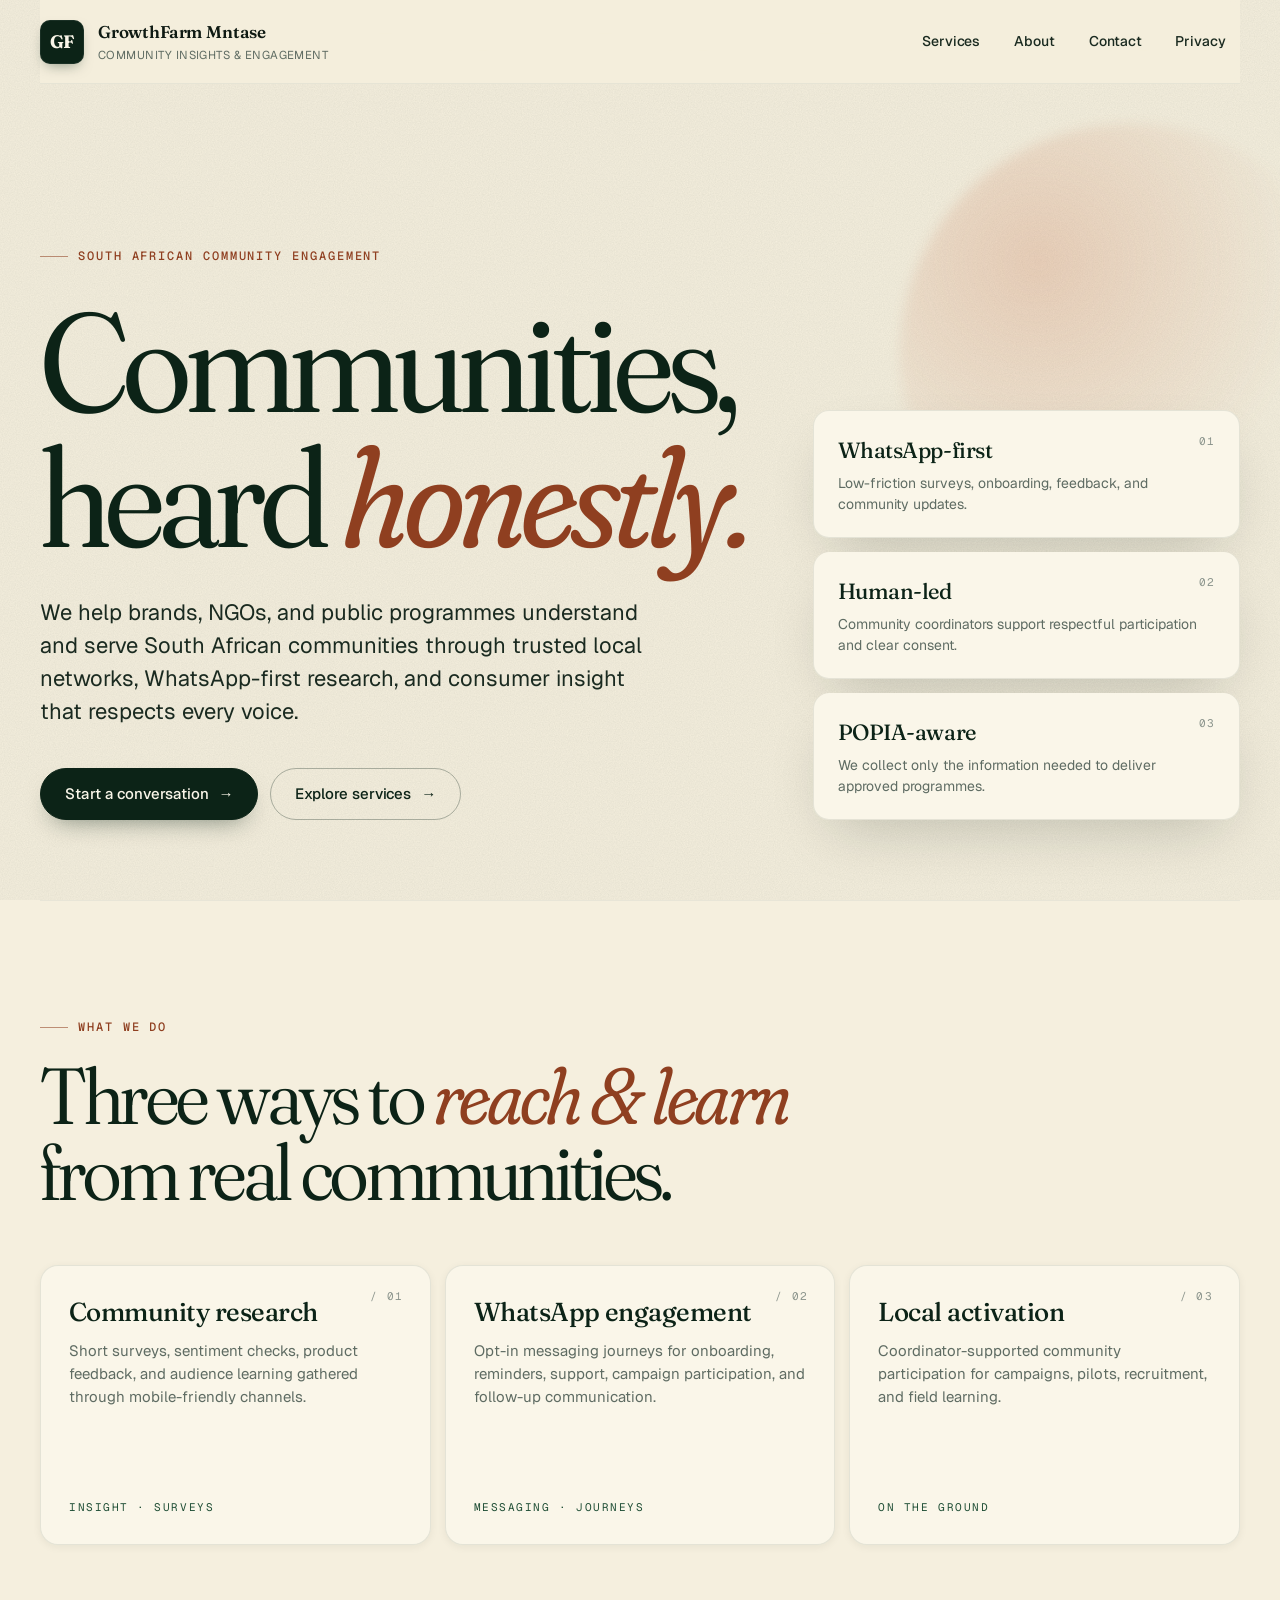
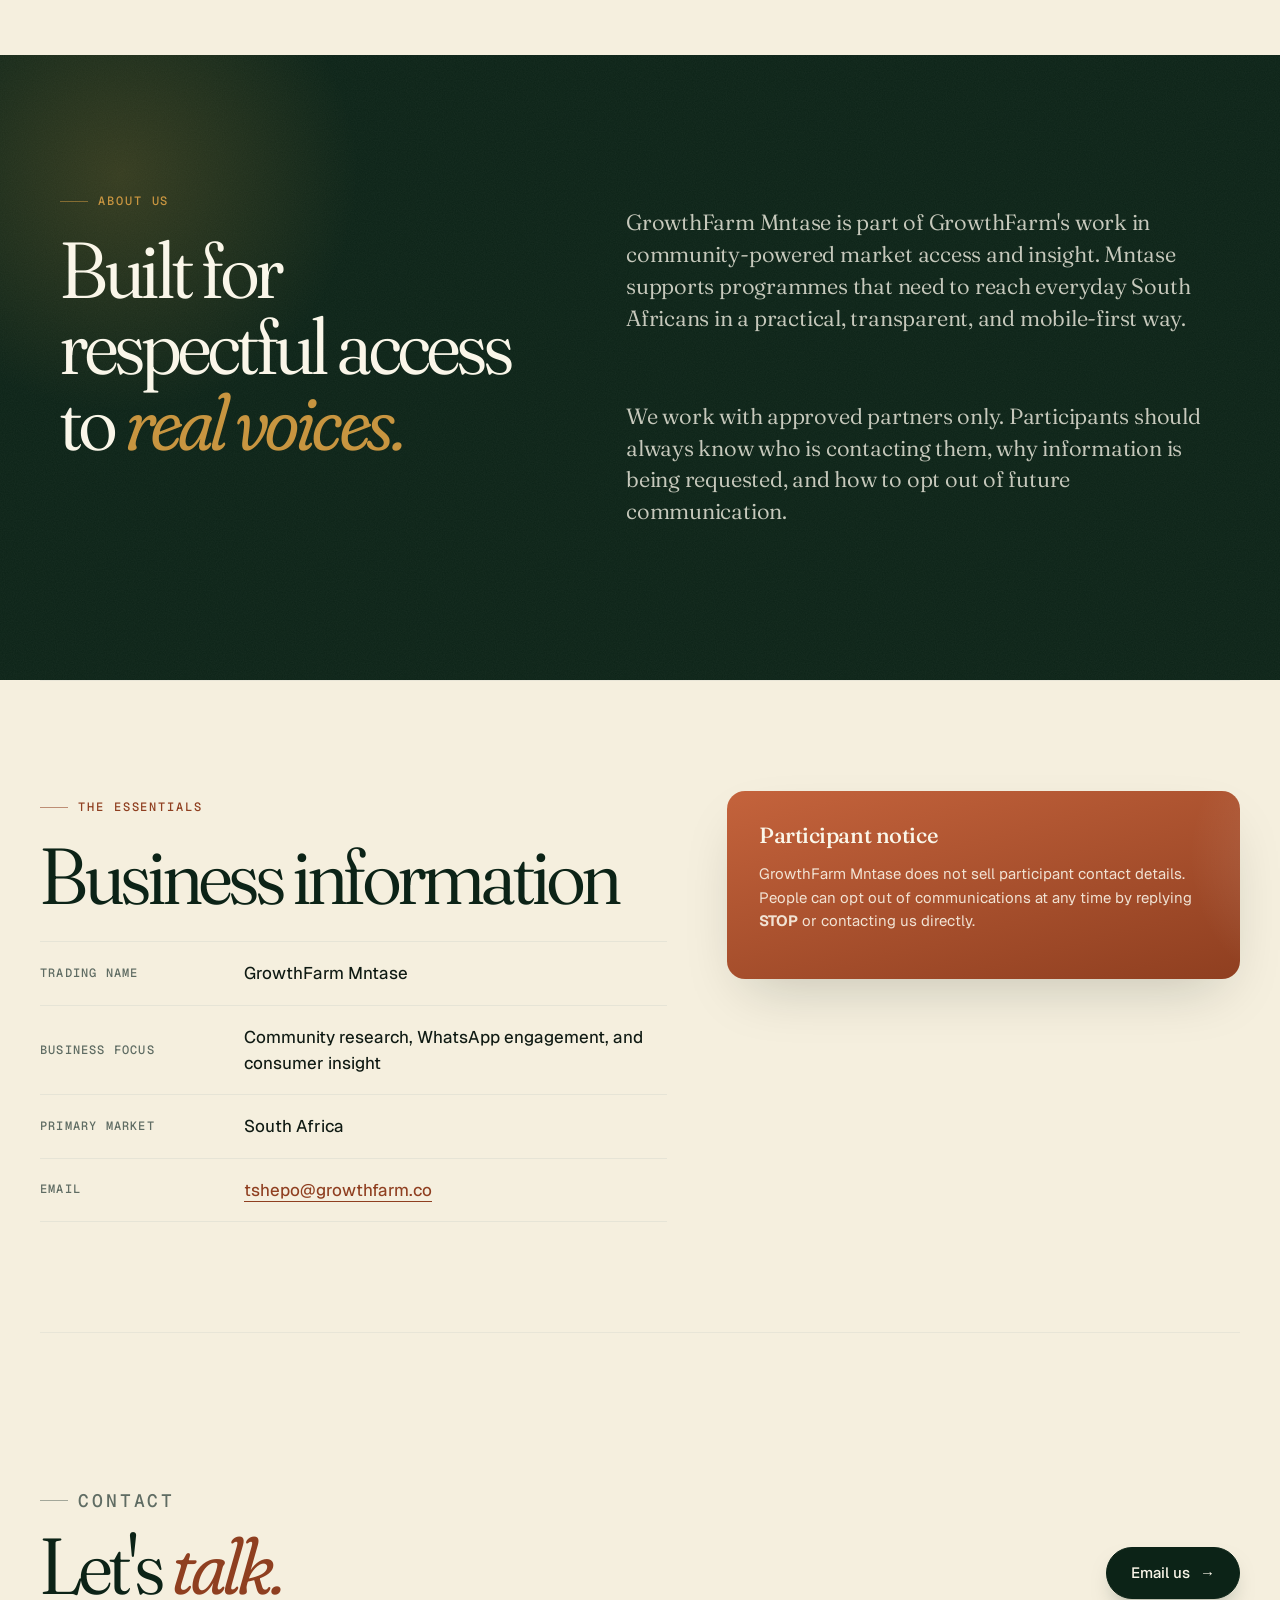
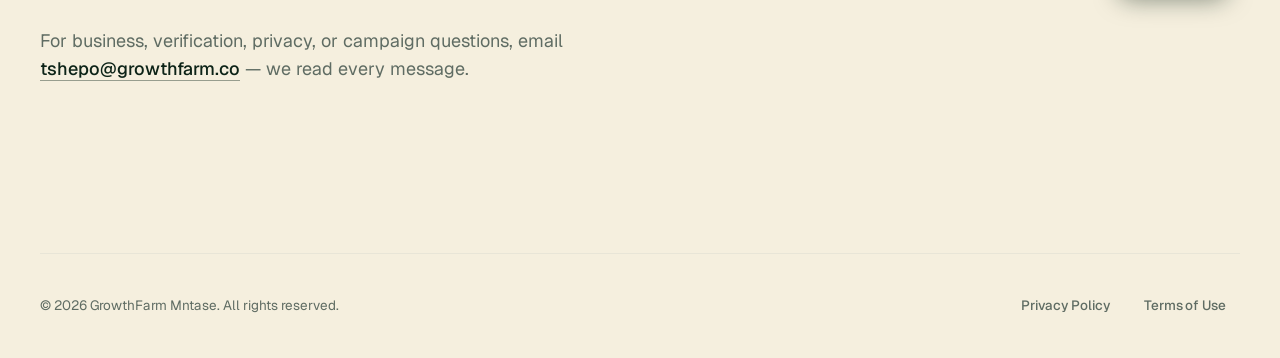
<file: index.html>
<!doctype html>
<html lang="en">
  <head>
    <meta charset="utf-8" />
    <meta name="viewport" content="width=device-width, initial-scale=1" />
    <meta
      name="description"
      content="GrowthFarm Mntase is a South African community research and WhatsApp engagement platform connecting brands with everyday consumers."
    />
    <meta name="theme-color" content="#0c2317" />
    <title>GrowthFarm Mntase — Community Engagement, made human.</title>
    <link rel="preconnect" href="https://fonts.googleapis.com" />
    <link rel="preconnect" href="https://fonts.gstatic.com" crossorigin />
    <link
      href="https://fonts.googleapis.com/css2?family=Fraunces:ital,opsz,wght,SOFT,WONK@0,9..144,300..700,30..100,0..1;1,9..144,300..700,30..100,0..1&family=Geist:wght@300;400;500;600&family=Geist+Mono:wght@400;500&display=swap"
      rel="stylesheet"
    />
    <link rel="stylesheet" href="./styles.css" />
  </head>
  <body>
    <header class="site-header">
      <a class="brand" href="./index.html" aria-label="GrowthFarm Mntase home">
        <span class="brand-mark" aria-hidden="true">GF</span>
        <span>
          <strong>GrowthFarm Mntase</strong>
          <small>Community insights &amp; engagement</small>
        </span>
      </a>
      <nav aria-label="Main navigation">
        <a href="#services" data-testid="nav-services">Services</a>
        <a href="#about" data-testid="nav-about">About</a>
        <a href="#contact" data-testid="nav-contact">Contact</a>
        <a href="./privacy.html" data-testid="nav-privacy">Privacy</a>
      </nav>
    </header>

    <main>
      <section class="hero" data-testid="hero-section">
        <div class="hero-copy">
          <p class="eyebrow">South African community engagement</p>
          <h1>
            Communities,<br />
            heard <span class="accent">honestly.</span>
          </h1>
          <p class="lede">
            We help brands, NGOs, and public programmes understand and serve South African
            communities through trusted local networks, WhatsApp-first research, and
            consumer insight that respects every voice.
          </p>
          <div class="actions">
            <a class="button primary" href="#contact" data-testid="hero-cta-contact">Start a conversation</a>
            <a class="button secondary" href="#services" data-testid="hero-cta-services">Explore services</a>
          </div>
        </div>
        <div class="hero-panel" aria-label="GrowthFarm Mntase summary" data-testid="hero-panel">
          <div>
            <span class="metric">WhatsApp-first</span>
            <p>Low-friction surveys, onboarding, feedback, and community updates.</p>
          </div>
          <div>
            <span class="metric">Human-led</span>
            <p>Community coordinators support respectful participation and clear consent.</p>
          </div>
          <div>
            <span class="metric">POPIA-aware</span>
            <p>We collect only the information needed to deliver approved programmes.</p>
          </div>
        </div>
      </section>

      <section id="services" class="section" data-testid="services-section">
        <div class="section-heading">
          <p class="eyebrow">What we do</p>
          <h2>Three ways to <span class="accent">reach &amp; learn</span> from real communities.</h2>
        </div>
        <div class="grid">
          <article class="card" data-testid="card-research">
            <h3>Community research</h3>
            <p>
              Short surveys, sentiment checks, product feedback, and audience learning
              gathered through mobile-friendly channels.
            </p>
            <span class="tag">Insight · Surveys</span>
          </article>
          <article class="card" data-testid="card-whatsapp">
            <h3>WhatsApp engagement</h3>
            <p>
              Opt-in messaging journeys for onboarding, reminders, support, campaign
              participation, and follow-up communication.
            </p>
            <span class="tag">Messaging · Journeys</span>
          </article>
          <article class="card" data-testid="card-activation">
            <h3>Local activation</h3>
            <p>
              Coordinator-supported community participation for campaigns, pilots,
              recruitment, and field learning.
            </p>
            <span class="tag">On the ground</span>
          </article>
        </div>
      </section>

      <section id="about" class="section dark split" data-testid="about-section">
        <div>
          <p class="eyebrow">About us</p>
          <h2>Built for respectful access to <span class="accent">real voices.</span></h2>
        </div>
        <div class="body-copy">
          <p>
            GrowthFarm Mntase is part of GrowthFarm's work in community-powered
            market access and insight. Mntase supports programmes that need to reach
            everyday South Africans in a practical, transparent, and mobile-first way.
          </p>
          <p>
            We work with approved partners only. Participants should always know who
            is contacting them, why information is being requested, and how to opt out
            of future communication.
          </p>
        </div>
      </section>

      <section class="section trust" data-testid="trust-section">
        <div>
          <p class="eyebrow">The essentials</p>
          <h2>Business information</h2>
          <dl class="details">
            <div>
              <dt>Trading name</dt>
              <dd>GrowthFarm Mntase</dd>
            </div>
            <div>
              <dt>Business focus</dt>
              <dd>Community research, WhatsApp engagement, and consumer insight</dd>
            </div>
            <div>
              <dt>Primary market</dt>
              <dd>South Africa</dd>
            </div>
            <div>
              <dt>Email</dt>
              <dd><a href="mailto:tshepo@growthfarm.co">tshepo@growthfarm.co</a></dd>
            </div>
          </dl>
        </div>
        <aside class="notice" data-testid="participant-notice">
          <h3>Participant notice</h3>
          <p>
            GrowthFarm Mntase does not sell participant contact details. People can
            opt out of communications at any time by replying <strong>STOP</strong> or
            contacting us directly.
          </p>
        </aside>
      </section>

      <section id="contact" class="section contact" data-testid="contact-section">
        <div>
          <p class="eyebrow">Contact</p>
          <h2>Let's <span class="accent">talk.</span></h2>
          <p>
            For business, verification, privacy, or campaign questions, email
            <a href="mailto:tshepo@growthfarm.co">tshepo@growthfarm.co</a>
            — we read every message.
          </p>
        </div>
        <a class="button primary" href="mailto:tshepo@growthfarm.co" data-testid="contact-email-btn">Email us</a>
      </section>
    </main>

    <footer class="site-footer">
      <p>&copy; 2026 GrowthFarm Mntase. All rights reserved.</p>
      <nav aria-label="Footer navigation">
        <a href="./privacy.html">Privacy Policy</a>
        <a href="./terms.html">Terms of Use</a>
      </nav>
    </footer>
  </body>
</html>
</file>
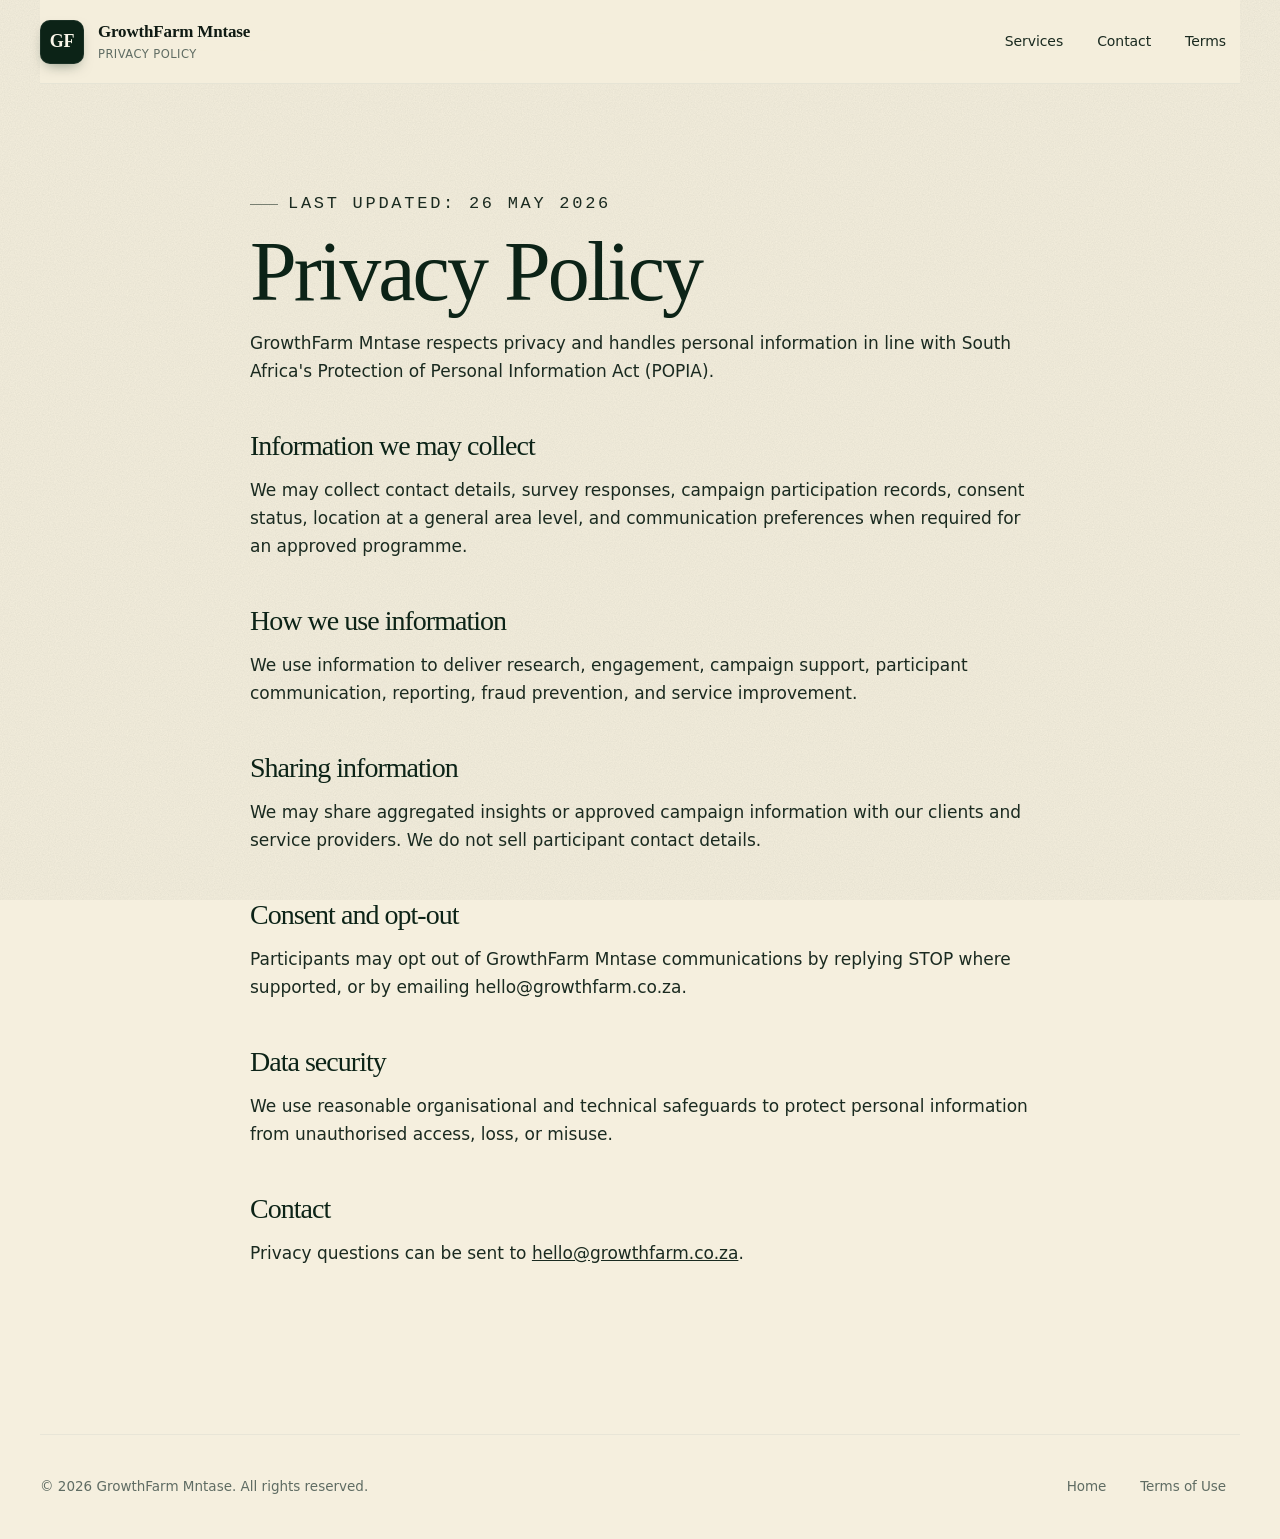
<file: privacy.html>
<!doctype html>
<html lang="en">
  <head>
    <meta charset="utf-8" />
    <meta name="viewport" content="width=device-width, initial-scale=1" />
    <meta name="description" content="GrowthFarm Mntase privacy policy." />
    <title>Privacy Policy | GrowthFarm Mntase</title>
    <link rel="stylesheet" href="./styles.css" />
  </head>
  <body>
    <header class="site-header">
      <a class="brand" href="./index.html" aria-label="GrowthFarm Mntase home">
        <span class="brand-mark">GF</span>
        <span>
          <strong>GrowthFarm Mntase</strong>
          <small>Privacy Policy</small>
        </span>
      </a>
      <nav aria-label="Main navigation">
        <a href="./index.html#services">Services</a>
        <a href="./index.html#contact">Contact</a>
        <a href="./terms.html">Terms</a>
      </nav>
    </header>

    <main class="legal">
      <p class="eyebrow">Last updated: 26 May 2026</p>
      <h1>Privacy Policy</h1>
      <p>
        GrowthFarm Mntase respects privacy and handles personal information in line
        with South Africa's Protection of Personal Information Act (POPIA).
      </p>

      <h2>Information we may collect</h2>
      <p>
        We may collect contact details, survey responses, campaign participation
        records, consent status, location at a general area level, and communication
        preferences when required for an approved programme.
      </p>

      <h2>How we use information</h2>
      <p>
        We use information to deliver research, engagement, campaign support,
        participant communication, reporting, fraud prevention, and service
        improvement.
      </p>

      <h2>Sharing information</h2>
      <p>
        We may share aggregated insights or approved campaign information with our
        clients and service providers. We do not sell participant contact details.
      </p>

      <h2>Consent and opt-out</h2>
      <p>
        Participants may opt out of GrowthFarm Mntase communications by replying STOP
        where supported, or by emailing hello@growthfarm.co.za.
      </p>

      <h2>Data security</h2>
      <p>
        We use reasonable organisational and technical safeguards to protect personal
        information from unauthorised access, loss, or misuse.
      </p>

      <h2>Contact</h2>
      <p>
        Privacy questions can be sent to
        <a href="mailto:hello@growthfarm.co.za">hello@growthfarm.co.za</a>.
      </p>
    </main>

    <footer class="site-footer">
      <p>&copy; 2026 GrowthFarm Mntase. All rights reserved.</p>
      <nav aria-label="Footer navigation">
        <a href="./index.html">Home</a>
        <a href="./terms.html">Terms of Use</a>
      </nav>
    </footer>
  </body>
</html>
</file>
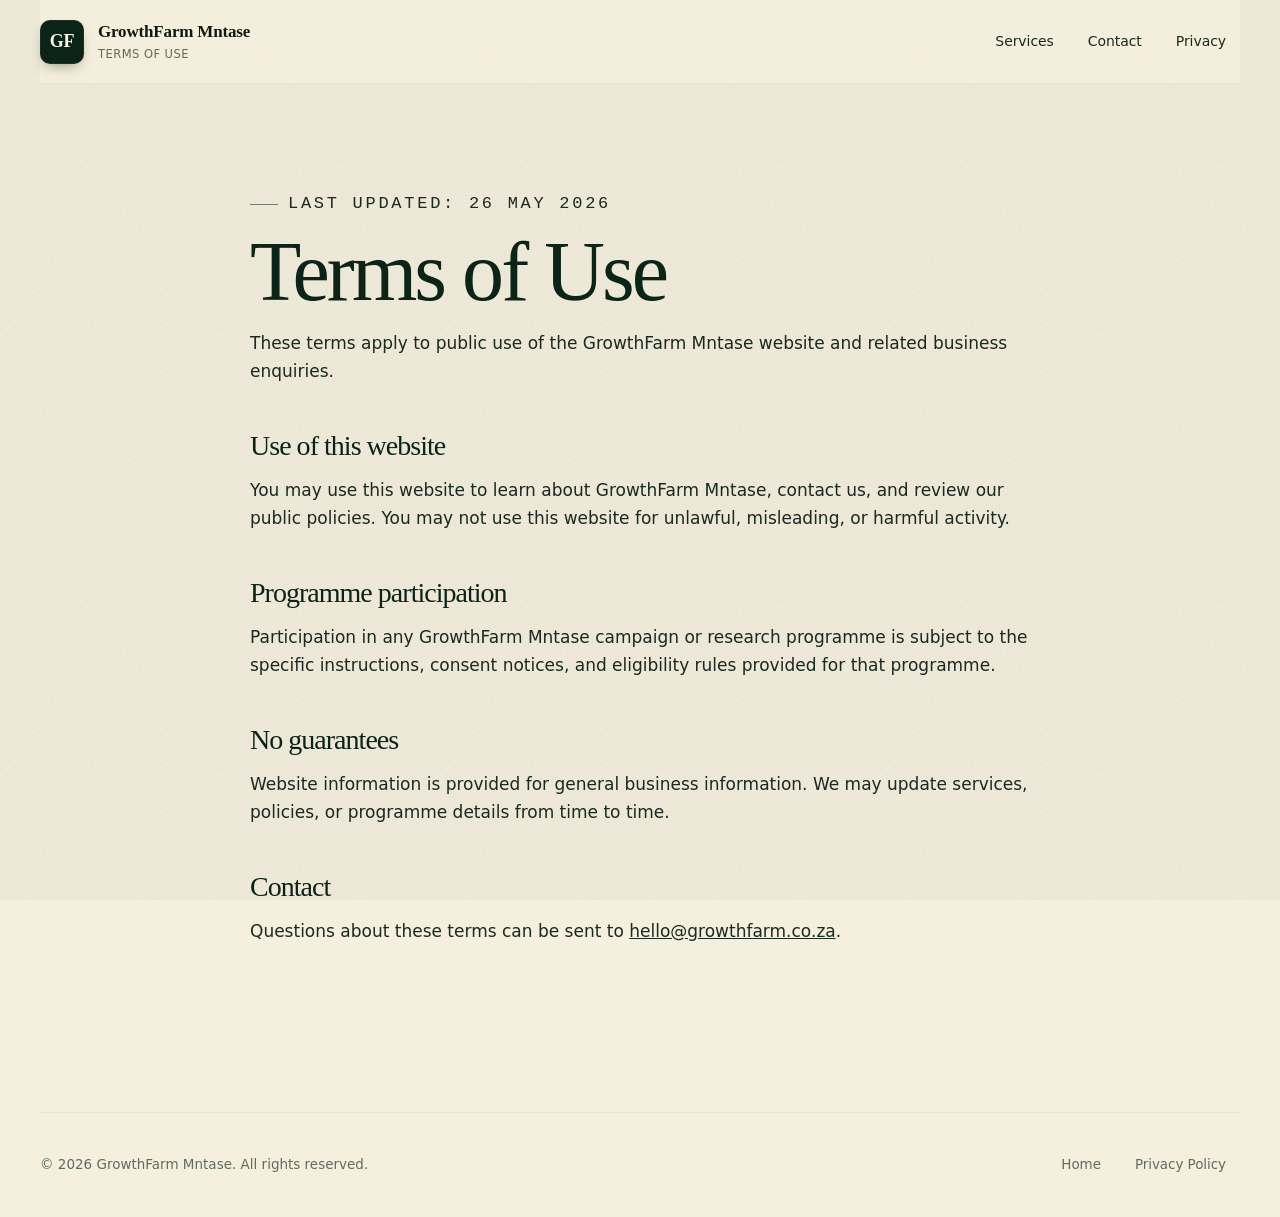
<file: terms.html>
<!doctype html>
<html lang="en">
  <head>
    <meta charset="utf-8" />
    <meta name="viewport" content="width=device-width, initial-scale=1" />
    <meta name="description" content="GrowthFarm Mntase terms of use." />
    <title>Terms of Use | GrowthFarm Mntase</title>
    <link rel="stylesheet" href="./styles.css" />
  </head>
  <body>
    <header class="site-header">
      <a class="brand" href="./index.html" aria-label="GrowthFarm Mntase home">
        <span class="brand-mark">GF</span>
        <span>
          <strong>GrowthFarm Mntase</strong>
          <small>Terms of Use</small>
        </span>
      </a>
      <nav aria-label="Main navigation">
        <a href="./index.html#services">Services</a>
        <a href="./index.html#contact">Contact</a>
        <a href="./privacy.html">Privacy</a>
      </nav>
    </header>

    <main class="legal">
      <p class="eyebrow">Last updated: 26 May 2026</p>
      <h1>Terms of Use</h1>
      <p>
        These terms apply to public use of the GrowthFarm Mntase website and related
        business enquiries.
      </p>

      <h2>Use of this website</h2>
      <p>
        You may use this website to learn about GrowthFarm Mntase, contact us, and
        review our public policies. You may not use this website for unlawful,
        misleading, or harmful activity.
      </p>

      <h2>Programme participation</h2>
      <p>
        Participation in any GrowthFarm Mntase campaign or research programme is
        subject to the specific instructions, consent notices, and eligibility rules
        provided for that programme.
      </p>

      <h2>No guarantees</h2>
      <p>
        Website information is provided for general business information. We may
        update services, policies, or programme details from time to time.
      </p>

      <h2>Contact</h2>
      <p>
        Questions about these terms can be sent to
        <a href="mailto:hello@growthfarm.co.za">hello@growthfarm.co.za</a>.
      </p>
    </main>

    <footer class="site-footer">
      <p>&copy; 2026 GrowthFarm Mntase. All rights reserved.</p>
      <nav aria-label="Footer navigation">
        <a href="./index.html">Home</a>
        <a href="./privacy.html">Privacy Policy</a>
      </nav>
    </footer>
  </body>
</html>
</file>
<file: styles.css>
:root {
  --ink: #0f1a13;
  --ink-soft: #1a2a20;
  --muted: #5f6c63;
  --muted-2: #8c958d;
  --line: #e3e1d4;
  --line-2: #2a3a30;
  --paper: #f5efde;
  --paper-2: #ede5cf;
  --cream: #faf6e9;
  --white: #ffffff;
  --green: #1f4e35;
  --green-deep: #0c2317;
  --green-dark: #143421;
  --gold: #c89540;
  --clay: #c4633c;
  --clay-deep: #8f3f20;
  --shadow-sm: 0 2px 8px rgba(15, 26, 19, 0.06);
  --shadow: 0 24px 60px -20px rgba(15, 26, 19, 0.22);
  --shadow-lg: 0 40px 80px -30px rgba(15, 26, 19, 0.35);
  --radius: 4px;
  --radius-lg: 18px;
}

* { box-sizing: border-box; }

html { scroll-behavior: smooth; }

body {
  margin: 0;
  background: var(--paper);
  color: var(--ink);
  font-family: "Geist", "Inter Tight", ui-sans-serif, system-ui, -apple-system, "Segoe UI", sans-serif;
  font-feature-settings: "ss01", "cv11";
  line-height: 1.55;
  -webkit-font-smoothing: antialiased;
  text-rendering: optimizeLegibility;
  overflow-x: hidden;
  position: relative;
}

/* Subtle paper grain — applied to body via pseudo */
body::before {
  content: "";
  position: fixed;
  inset: 0;
  pointer-events: none;
  z-index: 1;
  opacity: 0.5;
  mix-blend-mode: multiply;
  background-image: url("data:image/svg+xml;utf8,<svg xmlns='http://www.w3.org/2000/svg' width='220' height='220'><filter id='n'><feTurbulence type='fractalNoise' baseFrequency='0.85' numOctaves='2' stitchTiles='stitch'/><feColorMatrix values='0 0 0 0 0.06 0 0 0 0 0.1 0 0 0 0 0.07 0 0 0 0.18 0'/></filter><rect width='100%25' height='100%25' filter='url(%23n)'/></svg>");
}

body > * { position: relative; z-index: 2; }

a { color: inherit; }

::selection {
  background: var(--green-deep);
  color: var(--cream);
}

/* ------- HEADER (shared, kept consistent) ------- */
.site-header,
.site-footer {
  display: flex;
  align-items: center;
  justify-content: space-between;
  gap: 24px;
  width: min(1200px, calc(100% - 40px));
  margin: 0 auto;
}

.site-header {
  min-height: 84px;
  position: sticky;
  top: 0;
  background: color-mix(in oklab, var(--paper) 86%, transparent);
  backdrop-filter: saturate(140%) blur(14px);
  -webkit-backdrop-filter: saturate(140%) blur(14px);
  border-bottom: 1px solid color-mix(in oklab, var(--line) 80%, transparent);
  z-index: 50;
}

.brand {
  display: inline-flex;
  align-items: center;
  gap: 14px;
  text-decoration: none;
  transition: transform 0.4s cubic-bezier(.2,.8,.2,1);
}

.brand:hover { transform: translateY(-1px); }

.brand-mark {
  display: grid;
  place-items: center;
  width: 44px;
  height: 44px;
  border-radius: 10px;
  background: var(--green-deep);
  color: var(--cream);
  font-family: "Fraunces", serif;
  font-weight: 700;
  font-size: 18px;
  letter-spacing: -0.02em;
  box-shadow: inset 0 0 0 1px rgba(255,255,255,0.06), 0 6px 14px -6px rgba(12,35,23,0.5);
}

.brand strong,
.brand small { display: block; }

.brand strong {
  font-family: "Fraunces", serif;
  font-weight: 600;
  font-size: 17px;
  letter-spacing: -0.01em;
}

.brand small {
  color: var(--muted);
  font-size: 11.5px;
  letter-spacing: 0.04em;
  text-transform: uppercase;
}

nav {
  display: flex;
  align-items: center;
  flex-wrap: wrap;
  gap: 6px;
}

nav a {
  position: relative;
  padding: 8px 14px;
  color: var(--ink-soft);
  font-size: 14px;
  font-weight: 500;
  letter-spacing: -0.005em;
  text-decoration: none;
  border-radius: 999px;
  transition: color 0.25s ease, background-color 0.25s ease;
}

nav a:hover {
  color: var(--green-deep);
  background: color-mix(in oklab, var(--green) 9%, transparent);
}

main {
  width: min(1200px, calc(100% - 40px));
  margin: 0 auto;
}

/* ------- HERO ------- */
.hero {
  position: relative;
  display: grid;
  grid-template-columns: minmax(0, 1.25fr) minmax(320px, 0.75fr);
  gap: 60px;
  align-items: end;
  min-height: calc(100vh - 84px);
  padding: 80px 0 80px;
}

.hero::after {
  content: "";
  position: absolute;
  right: -120px;
  top: 40px;
  width: 460px;
  height: 460px;
  border-radius: 50%;
  background: radial-gradient(circle at 30% 30%, rgba(196,99,60,0.22), rgba(196,99,60,0) 60%);
  filter: blur(6px);
  pointer-events: none;
  z-index: 0;
}

.hero-copy { position: relative; z-index: 1; }

.hero-copy h1,
.section h2,
.legal h1,
.legal h2 {
  margin: 0;
  font-family: "Fraunces", "Cormorant Garamond", Georgia, serif;
  font-weight: 380;
  font-variation-settings: "opsz" 144, "SOFT" 50, "WONK" 0;
  line-height: 0.96;
  letter-spacing: -0.035em;
  color: var(--green-deep);
}

.hero-copy h1 {
  max-width: 980px;
  font-size: clamp(64px, 11vw, 168px);
  margin-top: 22px;
}

.hero-copy h1 .accent {
  font-style: italic;
  font-variation-settings: "opsz" 144, "SOFT" 100, "WONK" 1;
  color: var(--clay-deep);
}

.eyebrow {
  display: inline-flex;
  align-items: center;
  gap: 10px;
  margin: 0 0 6px;
  color: var(--clay-deep);
  font-family: "Geist Mono", ui-monospace, "Menlo", monospace;
  font-size: 12px;
  font-weight: 500;
  letter-spacing: 0.16em;
  text-transform: uppercase;
}

.eyebrow::before {
  content: "";
  width: 28px;
  height: 1px;
  background: currentColor;
  opacity: 0.55;
}

.lede {
  max-width: 620px;
  margin: 32px 0 0;
  color: var(--ink-soft);
  font-size: clamp(18px, 1.9vw, 22px);
  line-height: 1.5;
  font-weight: 400;
}

.actions {
  display: flex;
  flex-wrap: wrap;
  gap: 12px;
  margin-top: 40px;
}

.button {
  display: inline-flex;
  align-items: center;
  justify-content: center;
  gap: 10px;
  min-height: 52px;
  padding: 0 24px;
  border: 1px solid var(--green-deep);
  border-radius: 999px;
  font-family: "Geist", sans-serif;
  font-weight: 500;
  font-size: 15px;
  letter-spacing: -0.005em;
  text-decoration: none;
  transition: transform 0.35s cubic-bezier(.2,.8,.2,1), background-color 0.25s, color 0.25s, box-shadow 0.35s;
}

.button::after {
  content: "→";
  font-family: "Fraunces", serif;
  font-weight: 300;
  transition: transform 0.35s cubic-bezier(.2,.8,.2,1);
}

.button:hover::after { transform: translateX(4px); }

.button.primary {
  background: var(--green-deep);
  color: var(--cream);
  box-shadow: 0 12px 24px -12px rgba(12,35,23,0.5);
}

.button.primary:hover {
  background: var(--ink);
  transform: translateY(-2px);
  box-shadow: 0 18px 30px -14px rgba(12,35,23,0.55);
}

.button.secondary {
  background: transparent;
  color: var(--green-deep);
  border-color: color-mix(in oklab, var(--green-deep) 30%, transparent);
}

.button.secondary:hover {
  background: var(--green-deep);
  color: var(--cream);
  transform: translateY(-2px);
}

/* ------- HERO PANEL (cards on right) ------- */
.hero-panel {
  position: relative;
  display: grid;
  gap: 14px;
  padding: 0;
  z-index: 1;
}

.hero-panel > div {
  position: relative;
  padding: 22px 24px;
  background: var(--cream);
  border: 1px solid color-mix(in oklab, var(--line) 90%, transparent);
  border-radius: 16px;
  box-shadow: var(--shadow);
  transition: transform 0.4s cubic-bezier(.2,.8,.2,1), box-shadow 0.4s;
}

.hero-panel > div:hover {
  transform: translateY(-3px);
  box-shadow: var(--shadow-lg);
}

.hero-panel > div::before {
  counter-increment: panel;
  content: "0" counter(panel);
  position: absolute;
  top: 22px;
  right: 24px;
  font-family: "Geist Mono", ui-monospace, monospace;
  font-size: 11px;
  color: var(--muted-2);
  letter-spacing: 0.1em;
}

.hero-panel { counter-reset: panel; }

.metric {
  display: block;
  margin-bottom: 6px;
  color: var(--green-deep);
  font-family: "Fraunces", serif;
  font-weight: 450;
  font-size: 22px;
  letter-spacing: -0.02em;
}

.hero-panel p {
  margin: 0;
  color: var(--muted);
  font-size: 14px;
  line-height: 1.5;
}

.hero-panel > div + div { border-top: none; }

/* ------- SECTIONS ------- */
.section {
  padding: 110px 0;
  border-top: 1px solid color-mix(in oklab, var(--line) 70%, transparent);
}

.section-heading {
  max-width: 820px;
  margin-bottom: 56px;
}

.section h2,
.legal h1 {
  font-size: clamp(40px, 6.2vw, 84px);
  font-weight: 360;
  margin-top: 14px;
}

.section h2 .accent,
.hero-copy h1 .accent {
  font-style: italic;
  color: var(--clay-deep);
}

.section h2 .accent {
  font-variation-settings: "opsz" 144, "SOFT" 100, "WONK" 1;
}

/* Services grid */
.grid {
  display: grid;
  grid-template-columns: repeat(3, minmax(0, 1fr));
  gap: 14px;
}

.card {
  position: relative;
  display: flex;
  flex-direction: column;
  min-height: 280px;
  padding: 32px 28px 28px;
  background: var(--cream);
  border: 1px solid color-mix(in oklab, var(--line) 90%, transparent);
  border-radius: 18px;
  box-shadow: var(--shadow-sm);
  overflow: hidden;
  transition: transform 0.45s cubic-bezier(.2,.8,.2,1), box-shadow 0.45s, border-color 0.45s;
  counter-increment: cards;
}

.grid { counter-reset: cards; }

.card::before {
  content: "/ 0" counter(cards);
  position: absolute;
  top: 22px;
  right: 26px;
  font-family: "Geist Mono", ui-monospace, monospace;
  font-size: 11px;
  letter-spacing: 0.12em;
  color: var(--muted-2);
}

.card::after {
  content: "";
  position: absolute;
  inset: auto -40% -40% auto;
  width: 220px;
  height: 220px;
  background: radial-gradient(circle, rgba(31,78,53,0.12), rgba(31,78,53,0) 70%);
  border-radius: 50%;
  transition: transform 0.6s cubic-bezier(.2,.8,.2,1), opacity 0.6s;
  opacity: 0;
}

.card:hover {
  transform: translateY(-6px);
  box-shadow: var(--shadow);
  border-color: color-mix(in oklab, var(--green) 30%, var(--line));
}

.card:hover::after {
  opacity: 1;
  transform: translate(-30px, -30px);
}

.card h3,
.notice h3 {
  margin: 0 0 12px;
  font-family: "Fraunces", serif;
  font-weight: 480;
  font-size: 26px;
  letter-spacing: -0.02em;
  color: var(--green-deep);
  line-height: 1.1;
}

.card p {
  margin: 0;
  color: var(--muted);
  font-size: 15px;
  line-height: 1.55;
}

.card .tag {
  margin-top: auto;
  padding-top: 24px;
  font-family: "Geist Mono", ui-monospace, monospace;
  font-size: 11px;
  letter-spacing: 0.14em;
  text-transform: uppercase;
  color: var(--green);
}

/* ------- ABOUT — DARK ACCENT SECTION ------- */
.section.dark {
  position: relative;
  margin: 0 calc(50% - 50vw);
  padding: 130px calc(50vw - min(600px, calc(50% - 20px))) 130px;
  background: var(--green-deep);
  color: var(--cream);
  border: 0;
  overflow: hidden;
}

.section.dark::before {
  content: "";
  position: absolute;
  inset: 0;
  opacity: 0.4;
  background-image: url("data:image/svg+xml;utf8,<svg xmlns='http://www.w3.org/2000/svg' width='220' height='220'><filter id='n'><feTurbulence type='fractalNoise' baseFrequency='0.9' numOctaves='2' stitchTiles='stitch'/><feColorMatrix values='0 0 0 0 0.95 0 0 0 0 0.93 0 0 0 0 0.87 0 0 0 0.12 0'/></filter><rect width='100%25' height='100%25' filter='url(%23n)'/></svg>");
  pointer-events: none;
}

.section.dark::after {
  content: "";
  position: absolute;
  top: -120px;
  left: -120px;
  width: 480px;
  height: 480px;
  border-radius: 50%;
  background: radial-gradient(circle, rgba(200,149,64,0.22), rgba(200,149,64,0) 70%);
  pointer-events: none;
}

.section.dark > * { position: relative; z-index: 1; }

.section.dark h2 { color: var(--cream); }
.section.dark h2 .accent { color: var(--gold); }

.section.dark .eyebrow { color: var(--gold); }
.section.dark .body-copy p { color: color-mix(in oklab, var(--cream) 78%, transparent); }

.section.split {
  display: grid;
  grid-template-columns: minmax(0, 0.9fr) minmax(0, 1.1fr);
  gap: 80px;
  align-items: start;
}

.body-copy {
  display: grid;
  gap: 22px;
  font-size: 18px;
  line-height: 1.65;
  max-width: 620px;
}

.section.dark .body-copy p {
  font-family: "Fraunces", serif;
  font-weight: 350;
  font-size: 22px;
  line-height: 1.45;
  letter-spacing: -0.01em;
}

/* ------- TRUST ------- */
.section.trust {
  display: grid;
  grid-template-columns: minmax(0, 1.1fr) minmax(0, 0.9fr);
  gap: 60px;
  align-items: start;
}

.details {
  display: grid;
  gap: 0;
  margin: 28px 0 0;
}

.details div {
  display: grid;
  grid-template-columns: 180px 1fr;
  gap: 24px;
  padding: 18px 0;
  border-bottom: 1px solid color-mix(in oklab, var(--line) 80%, transparent);
  transition: padding-left 0.3s ease;
}

.details div:hover { padding-left: 6px; }

.details div:first-child { border-top: 1px solid color-mix(in oklab, var(--line) 80%, transparent); }

dt {
  color: var(--muted);
  font-family: "Geist Mono", ui-monospace, monospace;
  font-size: 12px;
  font-weight: 500;
  letter-spacing: 0.1em;
  text-transform: uppercase;
  align-self: center;
}

dd {
  margin: 0;
  font-size: 17px;
  font-weight: 450;
  color: var(--ink);
  align-self: center;
}

dd a { color: var(--clay-deep); text-decoration: none; border-bottom: 1px solid currentColor; transition: opacity 0.25s; }
dd a:hover { opacity: 0.7; }

.notice {
  position: relative;
  padding: 32px;
  border-radius: 18px;
  background: linear-gradient(165deg, var(--clay) 0%, var(--clay-deep) 100%);
  color: var(--cream);
  box-shadow: var(--shadow);
  overflow: hidden;
}

.notice::before {
  content: "";
  position: absolute;
  inset: -50% -50% auto auto;
  width: 320px;
  height: 320px;
  background: radial-gradient(circle, rgba(255,255,255,0.18), rgba(255,255,255,0) 65%);
  pointer-events: none;
}

.notice h3 { color: var(--cream); font-size: 22px; }
.notice p { color: color-mix(in oklab, var(--cream) 88%, transparent); font-size: 15px; line-height: 1.55; }

/* ------- CONTACT ------- */
.section.contact {
  display: grid;
  grid-template-columns: minmax(0, 1fr) auto;
  gap: 60px;
  align-items: center;
  padding: 130px 0;
}

.section.contact h2 { margin-top: 12px; }

.section.contact p {
  margin: 24px 0 0;
  color: var(--muted);
  font-size: 18px;
  max-width: 560px;
}

.section.contact p a {
  color: var(--green-deep);
  font-weight: 500;
  text-decoration: none;
  border-bottom: 1.5px solid color-mix(in oklab, var(--green-deep) 40%, transparent);
  transition: border-color 0.25s;
}

.section.contact p a:hover { border-bottom-color: var(--green-deep); }

.contact .button { justify-self: end; }

/* ------- LEGAL pages (kept compatible) ------- */
.legal {
  max-width: 780px;
  padding: 90px 0 110px;
}

.legal h1 { font-size: clamp(48px, 7vw, 84px); margin-top: 8px; }
.legal h2 { margin-top: 48px; font-size: 28px; font-weight: 450; }
.legal p { margin-top: 16px; font-size: 17px; line-height: 1.65; color: var(--ink-soft); }

/* ------- FOOTER ------- */
.site-footer {
  min-height: 100px;
  padding: 28px 0;
  margin-top: 40px;
  border-top: 1px solid color-mix(in oklab, var(--line) 70%, transparent);
  color: var(--muted);
  font-size: 13.5px;
}

.site-footer nav a {
  font-size: 13.5px;
  color: var(--muted);
}

.site-footer nav a:hover {
  color: var(--green-deep);
  background: transparent;
}

/* ------- Entrance animations ------- */
@keyframes rise {
  from { opacity: 0; transform: translateY(28px); }
  to { opacity: 1; transform: translateY(0); }
}

@keyframes fade {
  from { opacity: 0; }
  to { opacity: 1; }
}

.hero-copy .eyebrow { animation: rise 0.8s cubic-bezier(.2,.8,.2,1) both; }
.hero-copy h1 { animation: rise 0.9s 0.1s cubic-bezier(.2,.8,.2,1) both; }
.hero-copy .lede { animation: rise 0.9s 0.25s cubic-bezier(.2,.8,.2,1) both; }
.hero-copy .actions { animation: rise 0.9s 0.4s cubic-bezier(.2,.8,.2,1) both; }
.hero-panel > div { animation: rise 0.9s cubic-bezier(.2,.8,.2,1) both; }
.hero-panel > div:nth-child(1) { animation-delay: 0.35s; }
.hero-panel > div:nth-child(2) { animation-delay: 0.5s; }
.hero-panel > div:nth-child(3) { animation-delay: 0.65s; }

@media (prefers-reduced-motion: reduce) {
  *, *::before, *::after {
    animation-duration: 0.01ms !important;
    transition-duration: 0.01ms !important;
  }
  html { scroll-behavior: auto; }
}

/* ------- Responsive ------- */
@media (max-width: 960px) {
  .hero {
    grid-template-columns: 1fr;
    gap: 50px;
    padding: 60px 0;
    min-height: auto;
  }
  .hero::after { right: -200px; top: -100px; }

  .grid { grid-template-columns: 1fr; }

  .section.split,
  .section.trust,
  .section.contact {
    grid-template-columns: 1fr;
    gap: 40px;
  }

  .section { padding: 80px 0; }
  .section.dark { padding: 90px 24px; }

  .details div { grid-template-columns: 1fr; gap: 4px; }

  .contact .button { justify-self: start; }

  .site-header,
  .site-footer { flex-direction: column; padding: 18px 0; gap: 14px; }

  .hero-copy h1 { font-size: clamp(56px, 14vw, 96px); }
}
</file>
